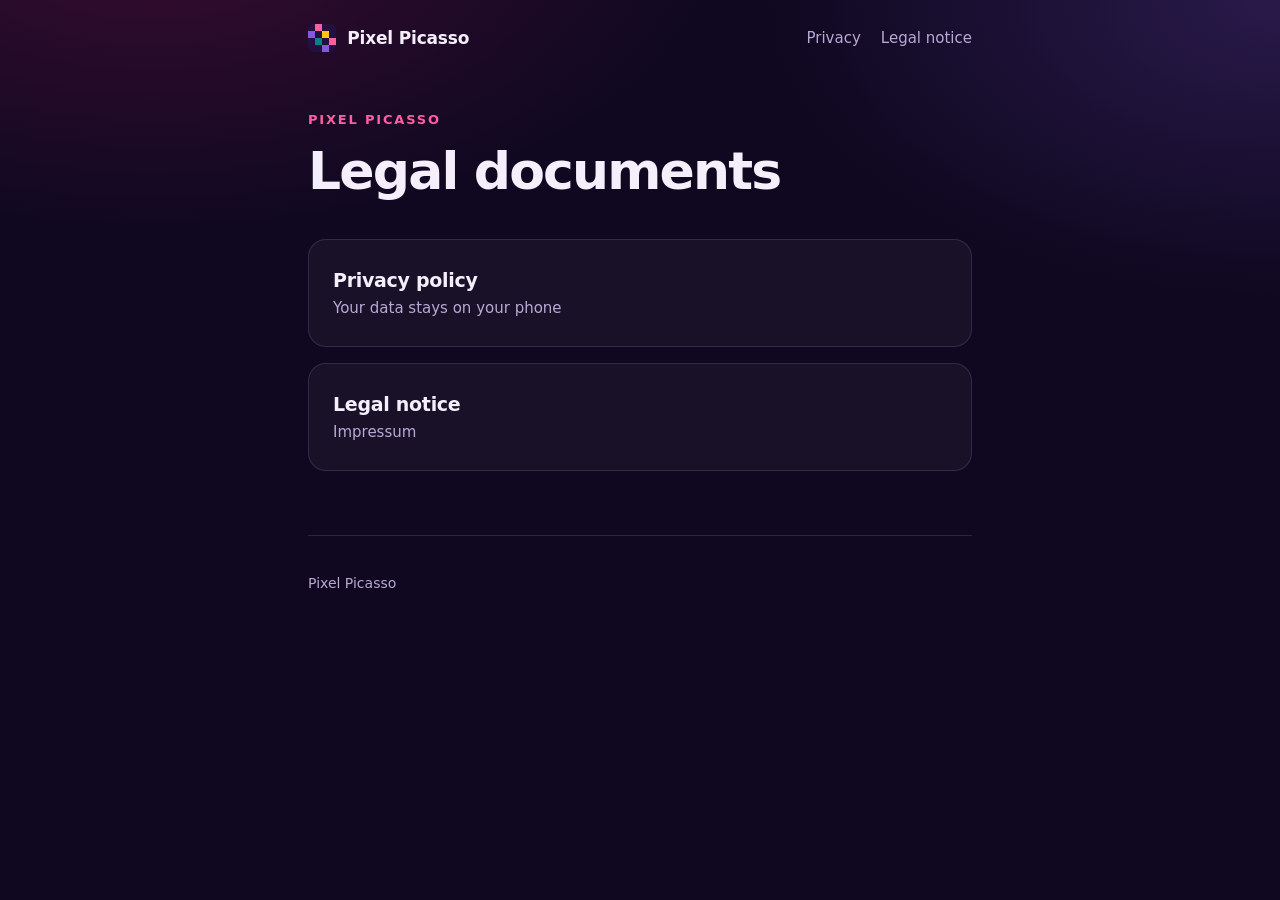
<file: index.html>
<!doctype html>
<html lang="en">
<head>
    <meta charset="utf-8">
    <meta name="viewport" content="width=device-width, initial-scale=1">
    <meta name="robots" content="noindex">
    <meta name="theme-color" content="#0f0820">
    <title>Pixel Picasso — Legal</title>
    <link rel="icon" href="icon.svg" type="image/svg+xml">
    <link rel="stylesheet" href="style.css">
</head>
<body>
<div class="page">
    <header class="top">
        <a class="brand" href="./">
            <svg viewBox="0 0 4 4" aria-hidden="true" shape-rendering="crispEdges">
                <rect width="4" height="4" fill="#22103f"/>
                <rect x="1" y="0" width="1" height="1" fill="#ff5fa2"/>
                <rect x="2" y="1" width="1" height="1" fill="#ffc21a"/>
                <rect x="0" y="1" width="1" height="1" fill="#8558e0"/>
                <rect x="1" y="2" width="1" height="1" fill="#0a7f8c"/>
                <rect x="3" y="2" width="1" height="1" fill="#ff5fa2"/>
                <rect x="2" y="3" width="1" height="1" fill="#8558e0"/>
            </svg>
            Pixel Picasso
        </a>
        <nav aria-label="Documents">
            <a href="privacy.html">Privacy</a>
            <a href="impressum.html">Legal notice</a>
        </nav>
    </header>

    <main>
        <p class="eyebrow">Pixel Picasso</p>
        <h1>Legal documents</h1>

        <div class="cards">
            <a class="card" href="privacy.html">
                <b>Privacy policy</b>
                <span>Your data stays on your phone</span>
            </a>
            <a class="card" href="impressum.html">
                <b>Legal notice</b>
                <span>Impressum</span>
            </a>
        </div>
    </main>

    <footer>
        <p>Pixel Picasso</p>
    </footer>
</div>
</body>
</html>
</file>
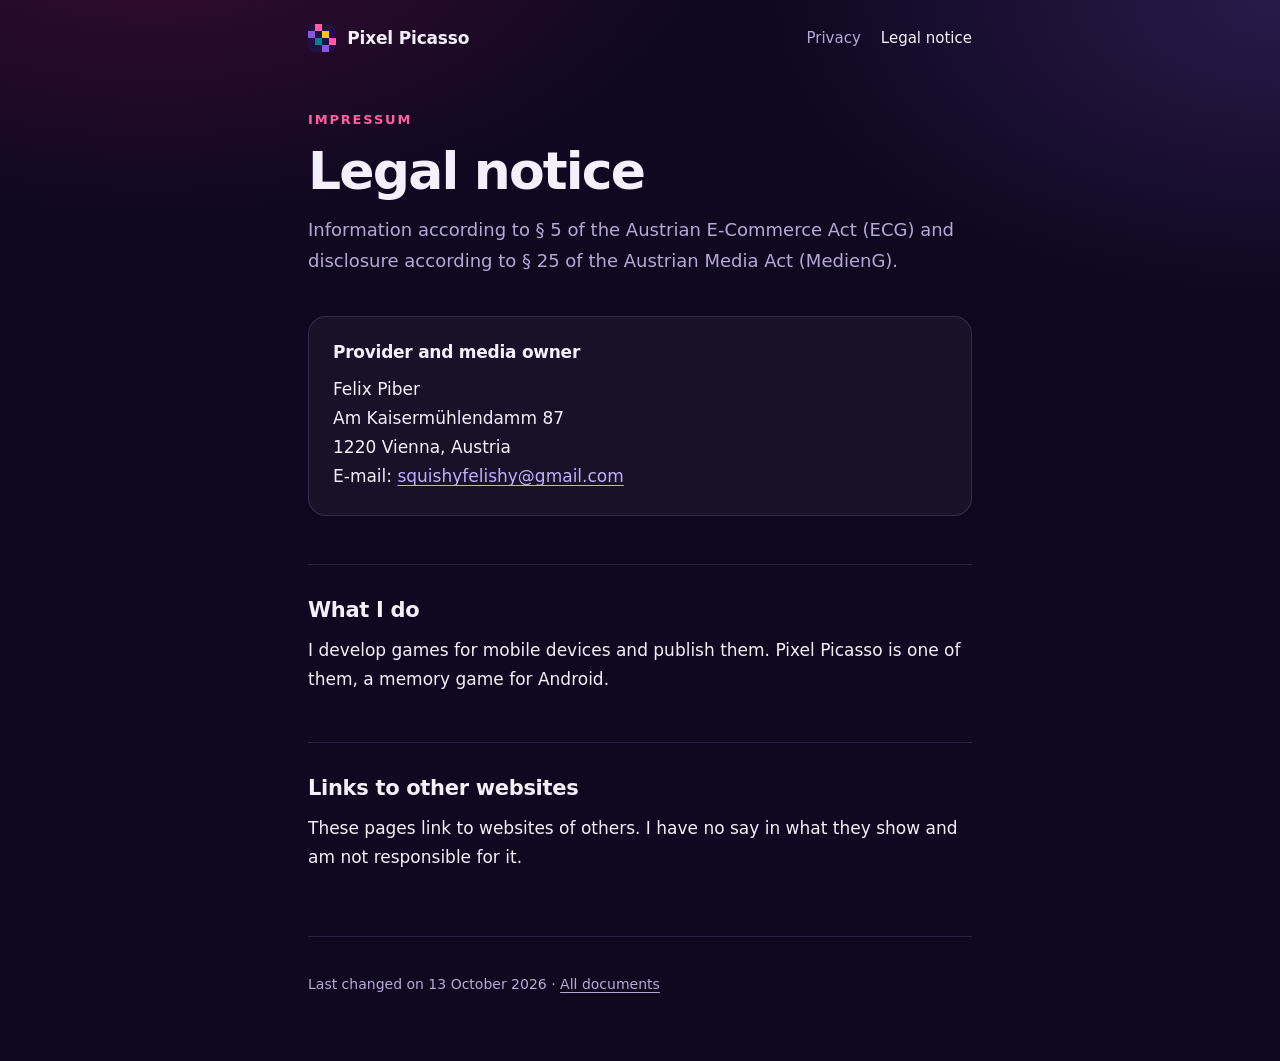
<file: impressum.html>
<!doctype html>
<html lang="en">
<head>
    <meta charset="utf-8">
    <meta name="viewport" content="width=device-width, initial-scale=1">
    <meta name="robots" content="noindex">
    <meta name="theme-color" content="#0f0820">
    <title>Legal notice — Pixel Picasso</title>
    <link rel="icon" href="icon.svg" type="image/svg+xml">
    <link rel="stylesheet" href="style.css">
</head>
<body>
<div class="page">
    <header class="top">
        <a class="brand" href="./">
            <svg viewBox="0 0 4 4" aria-hidden="true" shape-rendering="crispEdges">
                <rect width="4" height="4" fill="#22103f"/>
                <rect x="1" y="0" width="1" height="1" fill="#ff5fa2"/>
                <rect x="2" y="1" width="1" height="1" fill="#ffc21a"/>
                <rect x="0" y="1" width="1" height="1" fill="#8558e0"/>
                <rect x="1" y="2" width="1" height="1" fill="#0a7f8c"/>
                <rect x="3" y="2" width="1" height="1" fill="#ff5fa2"/>
                <rect x="2" y="3" width="1" height="1" fill="#8558e0"/>
            </svg>
            Pixel Picasso
        </a>
        <nav aria-label="Documents">
            <a href="privacy.html">Privacy</a>
            <a href="impressum.html" aria-current="page">Legal notice</a>
        </nav>
    </header>

    <main>
        <p class="eyebrow">Impressum</p>
        <h1>Legal notice</h1>
        <p class="lead">Information according to § 5 of the Austrian E-Commerce Act (ECG) and disclosure according to § 25 of the Austrian Media Act (MedienG).</p>

        <section class="card" aria-labelledby="who">
            <h2 id="who">Provider and media owner</h2>
            <address>
                Felix Piber<br>
                Am Kaisermühlendamm 87<br>
                1220 Vienna, Austria<br>
                E-mail: <a href="mailto:squishyfelishy@gmail.com">squishyfelishy@gmail.com</a>
            </address>
        </section>

        <h2>What I do</h2>
        <p>I develop games for mobile devices and publish them. Pixel Picasso is one of them, a memory game for Android.</p>

        <h2>Links to other websites</h2>
        <p>These pages link to websites of others. I have no say in what they show and am not responsible for it.</p>
    </main>

    <footer>
        <p>Last changed on 13 October 2026 · <a href="./">All documents</a></p>
    </footer>
</div>
</body>
</html>
</file>
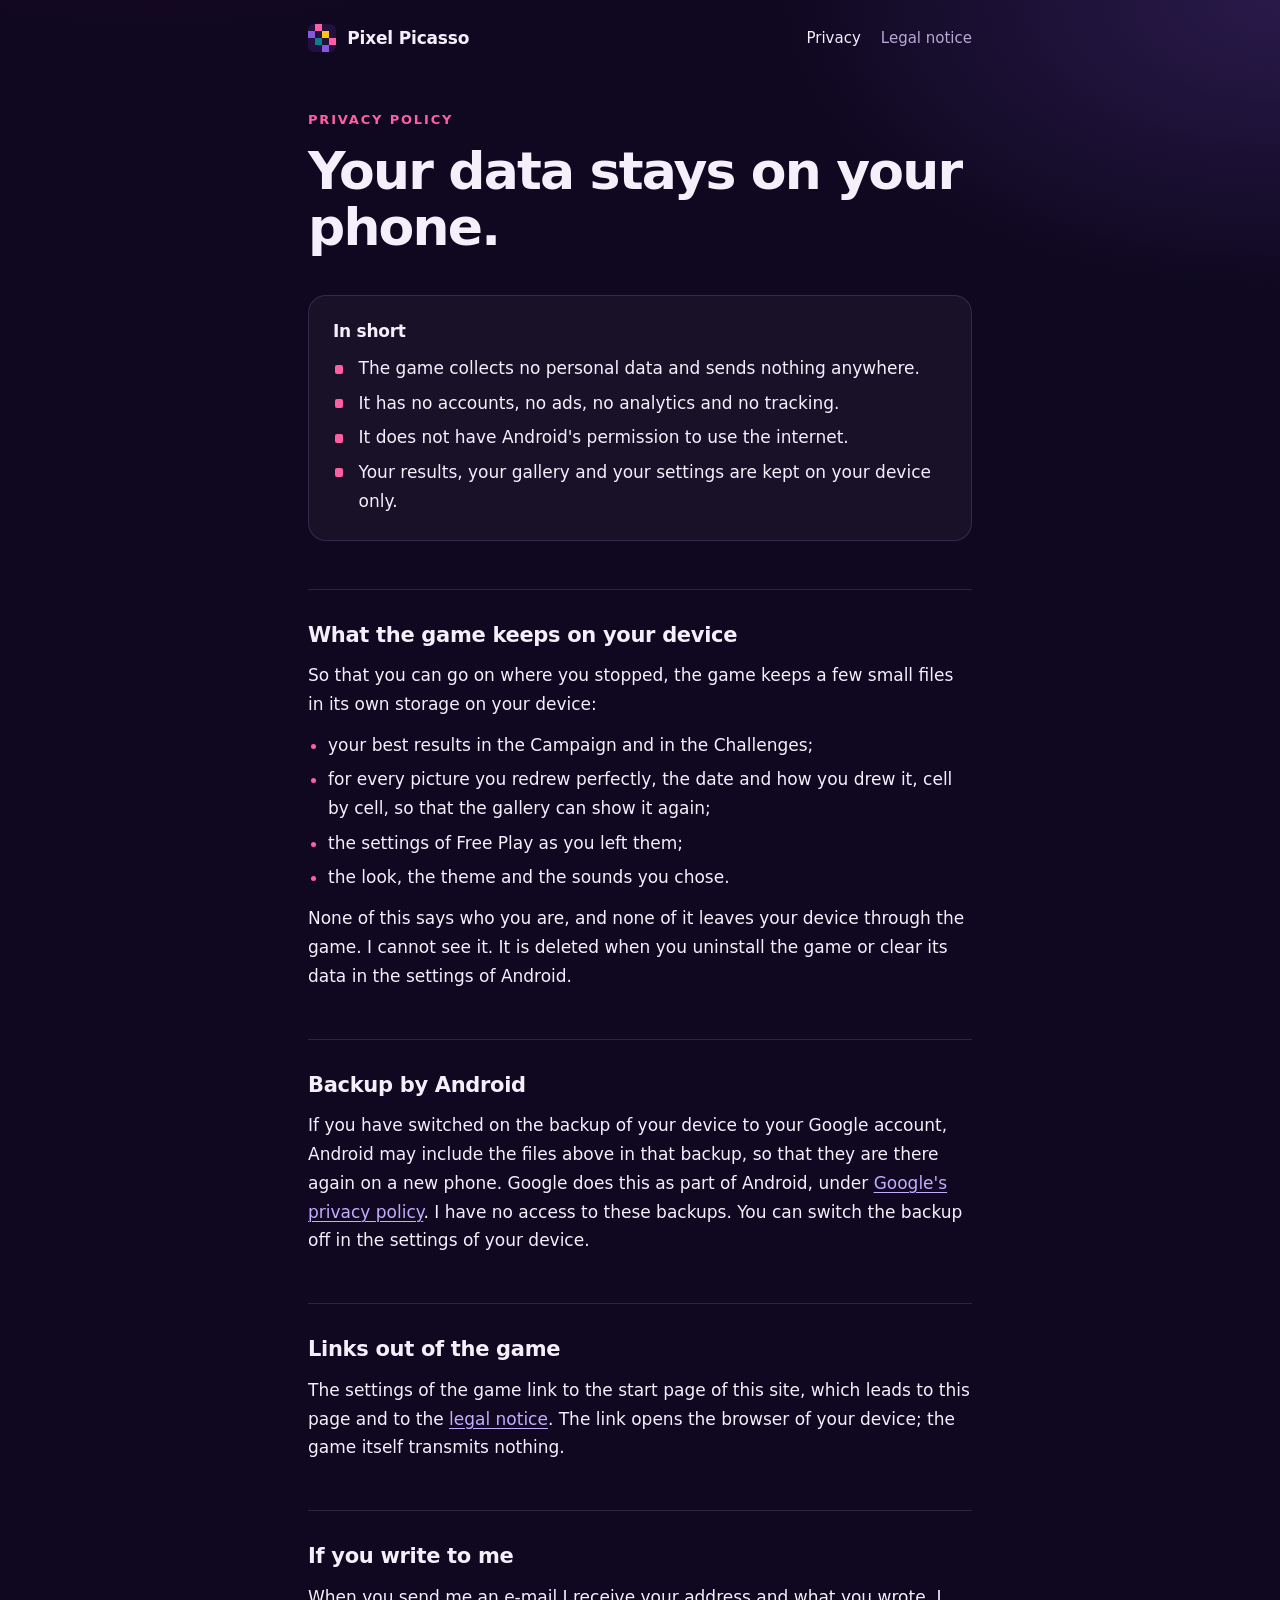
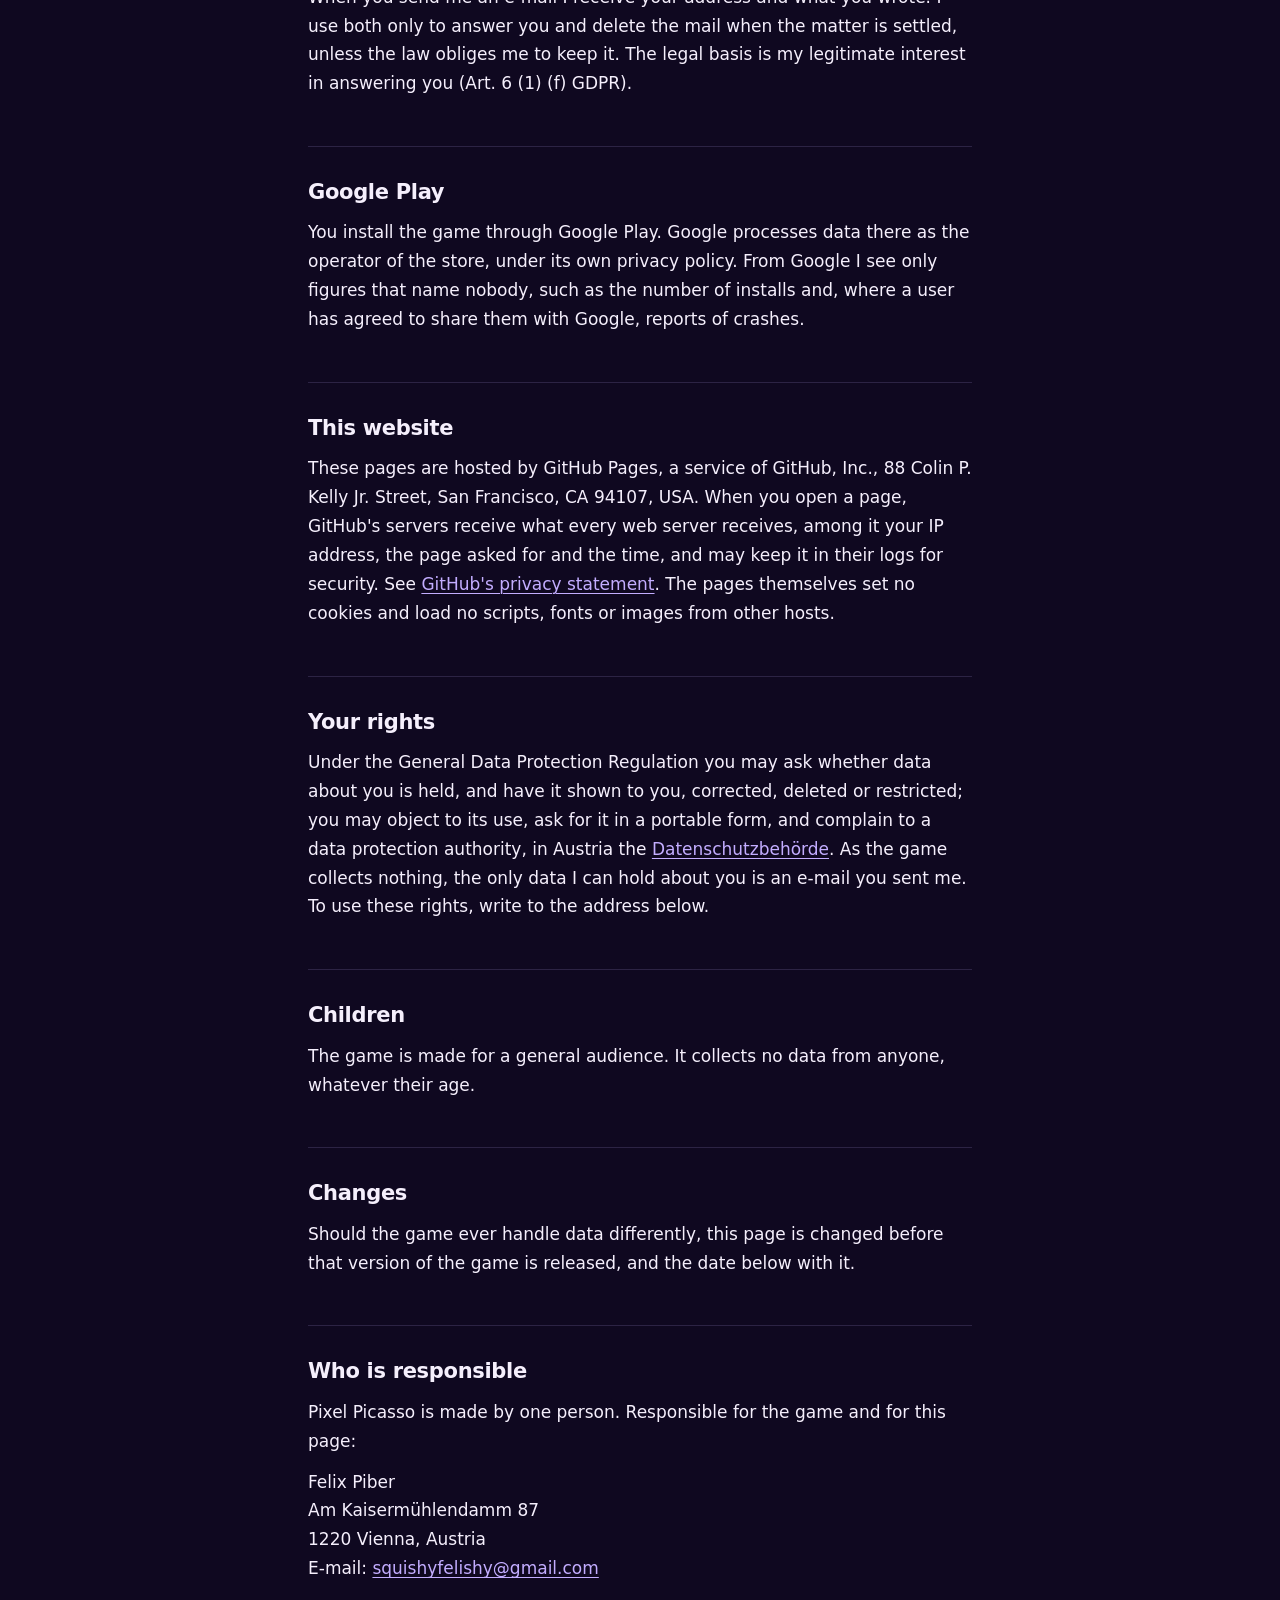
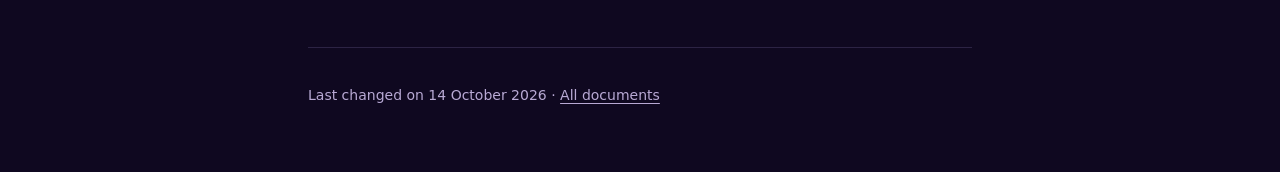
<file: privacy.html>
<!doctype html>
<html lang="en">
<head>
    <meta charset="utf-8">
    <meta name="viewport" content="width=device-width, initial-scale=1">
    <meta name="robots" content="noindex">
    <meta name="theme-color" content="#0f0820">
    <title>Privacy policy — Pixel Picasso</title>
    <link rel="icon" href="icon.svg" type="image/svg+xml">
    <link rel="stylesheet" href="style.css">
</head>
<body>
<div class="page">
    <header class="top">
        <a class="brand" href="./">
            <svg viewBox="0 0 4 4" aria-hidden="true" shape-rendering="crispEdges">
                <rect width="4" height="4" fill="#22103f"/>
                <rect x="1" y="0" width="1" height="1" fill="#ff5fa2"/>
                <rect x="2" y="1" width="1" height="1" fill="#ffc21a"/>
                <rect x="0" y="1" width="1" height="1" fill="#8558e0"/>
                <rect x="1" y="2" width="1" height="1" fill="#0a7f8c"/>
                <rect x="3" y="2" width="1" height="1" fill="#ff5fa2"/>
                <rect x="2" y="3" width="1" height="1" fill="#8558e0"/>
            </svg>
            Pixel Picasso
        </a>
        <nav aria-label="Documents">
            <a href="privacy.html" aria-current="page">Privacy</a>
            <a href="impressum.html">Legal notice</a>
        </nav>
    </header>

    <main>
        <p class="eyebrow">Privacy policy</p>
        <h1>Your data stays on your phone.</h1>

        <section class="card" aria-labelledby="short">
            <h2 id="short">In short</h2>
            <ul>
                <li>The game collects no personal data and sends nothing anywhere.</li>
                <li>It has no accounts, no ads, no analytics and no tracking.</li>
                <li>It does not have Android's permission to use the internet.</li>
                <li>Your results, your gallery and your settings are kept on your device only.</li>
            </ul>
        </section>

        <h2>What the game keeps on your device</h2>
        <p>So that you can go on where you stopped, the game keeps a few small files in its own storage on your device:</p>
        <ul>
            <li>your best results in the Campaign and in the Challenges;</li>
            <li>for every picture you redrew perfectly, the date and how you drew it, cell by cell, so that the gallery can show it again;</li>
            <li>the settings of Free Play as you left them;</li>
            <li>the look, the theme and the sounds you chose.</li>
        </ul>
        <p>None of this says who you are, and none of it leaves your device through the game. I cannot see it. It is deleted when you uninstall the game or clear its data in the settings of Android.</p>

        <h2>Backup by Android</h2>
        <p>If you have switched on the backup of your device to your Google account, Android may include the files above in that backup, so that they are there again on a new phone. Google does this as part of Android, under <a href="https://policies.google.com/privacy" rel="noopener">Google's privacy policy</a>. I have no access to these backups. You can switch the backup off in the settings of your device.</p>

        <h2>Links out of the game</h2>
        <p>The settings of the game link to the start page of this site, which leads to this page and to the <a href="impressum.html">legal notice</a>. The link opens the browser of your device; the game itself transmits nothing.</p>

        <h2>If you write to me</h2>
        <p>When you send me an e-mail I receive your address and what you wrote. I use both only to answer you and delete the mail when the matter is settled, unless the law obliges me to keep it. The legal basis is my legitimate interest in answering you (Art. 6 (1) (f) GDPR).</p>

        <h2>Google Play</h2>
        <p>You install the game through Google Play. Google processes data there as the operator of the store, under its own privacy policy. From Google I see only figures that name nobody, such as the number of installs and, where a user has agreed to share them with Google, reports of crashes.</p>

        <h2>This website</h2>
        <p>These pages are hosted by GitHub Pages, a service of GitHub, Inc., 88 Colin P. Kelly Jr. Street, San Francisco, CA 94107, USA. When you open a page, GitHub's servers receive what every web server receives, among it your IP address, the page asked for and the time, and may keep it in their logs for security. See <a href="https://docs.github.com/en/site-policy/privacy-policies/github-general-privacy-statement" rel="noopener">GitHub's privacy statement</a>. The pages themselves set no cookies and load no scripts, fonts or images from other hosts.</p>

        <h2>Your rights</h2>
        <p>Under the General Data Protection Regulation you may ask whether data about you is held, and have it shown to you, corrected, deleted or restricted; you may object to its use, ask for it in a portable form, and complain to a data protection authority, in Austria the <a href="https://www.dsb.gv.at/" rel="noopener">Datenschutzbehörde</a>. As the game collects nothing, the only data I can hold about you is an e-mail you sent me. To use these rights, write to the address below.</p>

        <h2>Children</h2>
        <p>The game is made for a general audience. It collects no data from anyone, whatever their age.</p>

        <h2>Changes</h2>
        <p>Should the game ever handle data differently, this page is changed before that version of the game is released, and the date below with it.</p>

        <h2>Who is responsible</h2>
        <p>Pixel Picasso is made by one person. Responsible for the game and for this page:</p>
        <address>
            Felix Piber<br>
            Am Kaisermühlendamm 87<br>
            1220 Vienna, Austria<br>
            E-mail: <a href="mailto:squishyfelishy@gmail.com">squishyfelishy@gmail.com</a>
        </address>
    </main>

    <footer>
        <p>Last changed on 14 October 2026 · <a href="./">All documents</a></p>
    </footer>
</div>
</body>
</html>
</file>
<file: style.css>
/* Pixel Picasso — legal pages. One stylesheet, no scripts, no fonts or files from other hosts. */

:root {
    color-scheme: dark;
    --bg: #0f0820;
    --surface: rgba(255, 255, 255, 0.04);
    --line: rgba(195, 173, 255, 0.16);
    --text: #f5effc;
    --muted: #b8a9d4;
    --accent: #ff5fa2;
    --link: #c3adff;
    --todo: #ffc21a;
}

* {
    box-sizing: border-box;
}

html {
    -webkit-text-size-adjust: 100%;
    scroll-behavior: smooth;
}

body {
    margin: 0;
    min-height: 100vh;
    background-color: var(--bg);
    background-image:
        radial-gradient(60rem 32rem at 12% -8%, rgba(216, 27, 120, 0.20), transparent 60%),
        radial-gradient(52rem 30rem at 100% 0%, rgba(133, 88, 224, 0.22), transparent 62%);
    background-repeat: no-repeat;
    color: var(--text);
    font: 400 1.0625rem/1.7 system-ui, -apple-system, "Segoe UI", Roboto, "Helvetica Neue", Arial, sans-serif;
    -webkit-font-smoothing: antialiased;
}

.page {
    max-width: 44rem;
    margin: 0 auto;
    padding: 1.5rem 1.25rem 4rem;
}

/* Header */

.top {
    display: flex;
    align-items: center;
    justify-content: space-between;
    gap: 1rem;
    padding-bottom: 3.5rem;
}

.brand {
    display: inline-flex;
    align-items: center;
    gap: 0.7rem;
    color: var(--text);
    font-weight: 700;
    letter-spacing: -0.01em;
    text-decoration: none;
}

.brand svg {
    width: 1.75rem;
    height: 1.75rem;
    border-radius: 0.4rem;
}

.top nav {
    display: flex;
    gap: 1.25rem;
    font-size: 0.9375rem;
}

.top nav a {
    color: var(--muted);
    text-decoration: none;
}

.top nav a:hover,
.top nav a[aria-current="page"] {
    color: var(--text);
}

/* Type */

.eyebrow {
    margin: 0 0 0.75rem;
    color: var(--accent);
    font-size: 0.8125rem;
    font-weight: 700;
    letter-spacing: 0.14em;
    text-transform: uppercase;
}

h1 {
    margin: 0;
    font-size: clamp(2.25rem, 7vw, 3.25rem);
    font-weight: 800;
    letter-spacing: -0.035em;
    line-height: 1.08;
}

.lead {
    margin: 1rem 0 0;
    color: var(--muted);
    font-size: 1.125rem;
}

h2 {
    margin: 3rem 0 0.5rem;
    padding-top: 2rem;
    border-top: 1px solid var(--line);
    font-size: 1.3125rem;
    font-weight: 700;
    letter-spacing: -0.015em;
    line-height: 1.3;
}

p,
ul,
address {
    margin: 0.75rem 0 0;
}

ul {
    padding-left: 1.25rem;
}

li + li {
    margin-top: 0.35rem;
}

li::marker {
    color: var(--accent);
}

address {
    font-style: normal;
}

a {
    color: var(--link);
    text-decoration-thickness: 1px;
    text-underline-offset: 0.2em;
}

a:hover {
    color: var(--text);
}

a:focus-visible {
    outline: 2px solid var(--accent);
    outline-offset: 3px;
    border-radius: 0.25rem;
}

strong {
    font-weight: 700;
}

/* The summary at the head of a page, and the cards of the start page */

.card {
    margin-top: 2.5rem;
    padding: 1.5rem;
    border: 1px solid var(--line);
    border-radius: 1.125rem;
    background: var(--surface);
}

.card h2 {
    margin: 0;
    padding: 0;
    border: 0;
    font-size: 1.0625rem;
}

.card ul {
    padding: 0;
    list-style: none;
}

.card li {
    position: relative;
    padding-left: 1.6rem;
}

.card li::before {
    content: "";
    position: absolute;
    left: 0.1rem;
    top: 0.62em;
    width: 0.55rem;
    height: 0.55rem;
    border-radius: 0.12rem;
    background: var(--accent);
}

.cards {
    display: grid;
    gap: 1rem;
    margin-top: 2.5rem;
}

a.card {
    display: block;
    margin: 0;
    color: var(--text);
    text-decoration: none;
    transition: border-color 0.15s ease, background-color 0.15s ease, transform 0.15s ease;
}

a.card:hover {
    border-color: rgba(255, 95, 162, 0.6);
    background: rgba(255, 255, 255, 0.07);
    transform: translateY(-2px);
}

a.card span {
    display: block;
    color: var(--muted);
    font-size: 0.9375rem;
}

a.card b {
    display: block;
    font-size: 1.1875rem;
    font-weight: 700;
    letter-spacing: -0.015em;
}

/* What is still to be filled in. Nothing on a finished page carries this. */

.todo {
    padding: 0.05em 0.4em;
    border: 1px dashed var(--todo);
    border-radius: 0.35rem;
    color: var(--todo);
}

/* Footer */

footer {
    margin-top: 4rem;
    padding-top: 1.5rem;
    border-top: 1px solid var(--line);
    color: var(--muted);
    font-size: 0.875rem;
}

footer a {
    color: var(--muted);
}

@media (prefers-reduced-motion: reduce) {
    html {
        scroll-behavior: auto;
    }

    a.card {
        transition: none;
    }

    a.card:hover {
        transform: none;
    }
}
</file>
